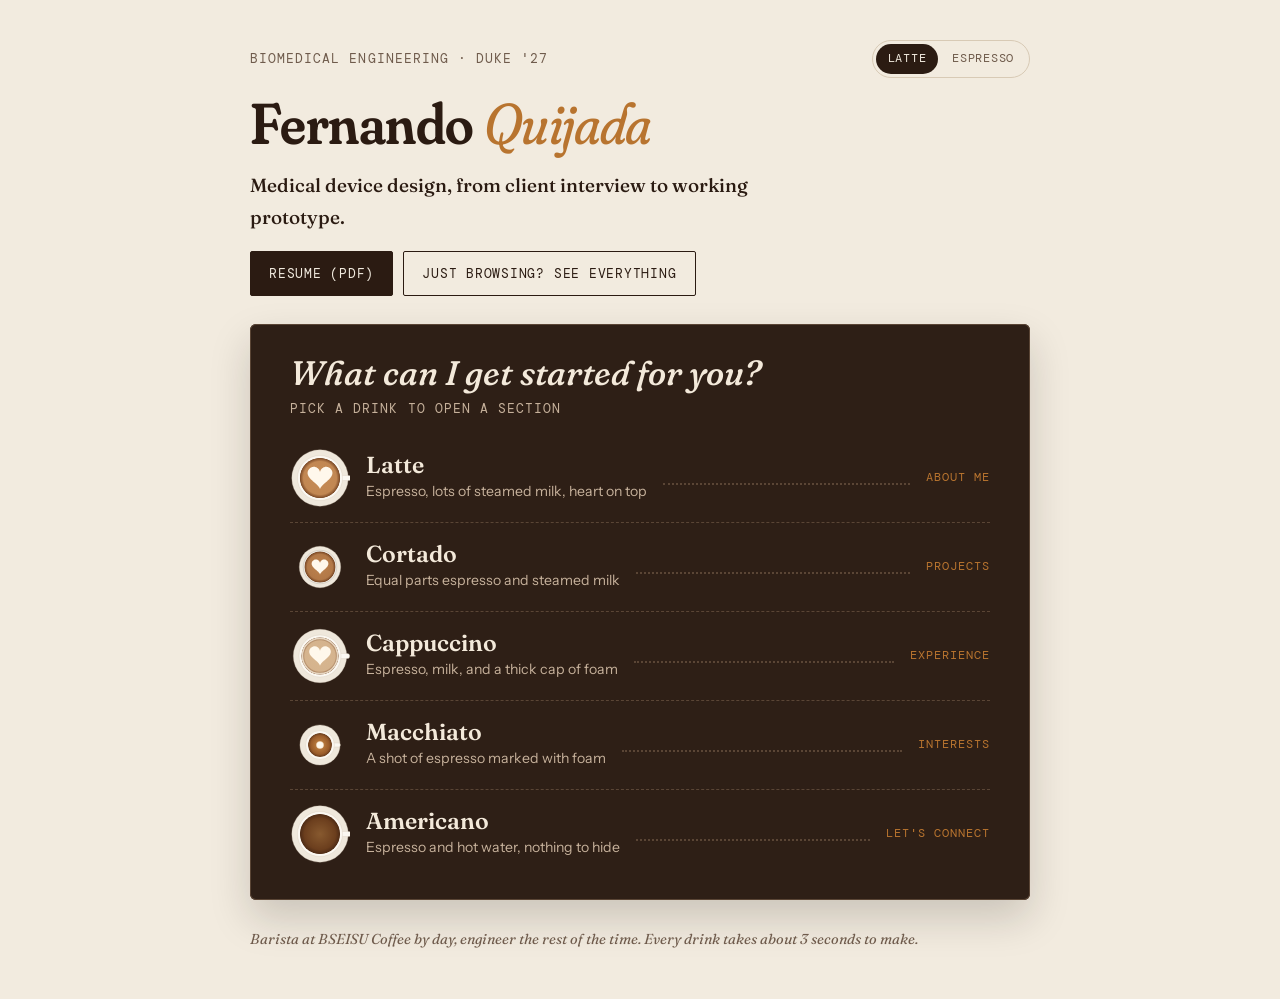
<file: index.html>
<!doctype html>
<html lang="en">
<head>
<meta charset="utf-8">
<meta name="viewport" content="width=device-width, initial-scale=1, viewport-fit=cover">
<title>Fernando Quijada</title>
<meta name="claude:viewport-fit-sides" content="cover">
<meta name="brew-style" content="side">
<meta name="description" content="Fernando Quijada, biomedical engineering student at Duke. Medical device design, prototyping, and client-driven projects.">
<meta property="og:title" content="Fernando Quijada · Biomedical Engineering Portfolio">
<meta property="og:description" content="Medical device design, prototyping, and client-driven projects from a Duke BME student and barista.">
<meta property="og:image" content="assets/img/water-tank/prototype-on-tank.jpg">
<link rel="icon" href="data:image/svg+xml,%3Csvg xmlns='http://www.w3.org/2000/svg' viewBox='0 0 32 32'%3E%3Cpath d='M5 9h22l-2 17q-.3 2-2.3 2H9.3Q7.3 28 7 26Z' fill='%233b2416'/%3E%3Cpath d='M5.6 14h20.8l-.4 4H6Z' fill='%23c9a07a'/%3E%3C/svg%3E">
<link rel="preconnect" href="https://fonts.googleapis.com">
<link rel="preconnect" href="https://fonts.gstatic.com" crossorigin>
<link rel="stylesheet" href="https://fonts.googleapis.com/css2?family=DM+Mono:wght@400;500&family=Fraunces:ital,opsz,wght,SOFT,WONK@0,9..144,400..700,0..100,0..1;1,9..144,400..700,0..100,0..1&family=Instrument+Sans:wght@400;500;600&display=swap">
<link rel="stylesheet" href="assets/css/style.css">
</head>
<body>

<!-- ================= The menu (home) ================= -->
<div class="view menu-view" id="view-menu">
  <div class="menu-wrap">
    <header class="menu-head">
      <div class="menu-topline">
        <p class="label">Biomedical engineering · Duke '27</p>
        <div class="theme-switch" role="group" aria-label="Color theme">
          <button type="button" data-set-theme="light" aria-pressed="false">Latte</button>
          <button type="button" data-set-theme="dark" aria-pressed="false">Espresso</button>
        </div>
      </div>
      <h1 class="menu-name">Fernando <span>Quijada</span></h1>
      <p class="role">Medical device design, from client interview to working prototype.</p>
      <div class="menu-quick">
        <a class="btn" href="resume/Fernando_Quijada_Resume.pdf" target="_blank" rel="noopener">Resume (PDF)</a>
        <a class="btn ghost" href="#all">Just browsing? See everything</a>
      </div>
    </header>

    <section class="board-card" aria-labelledby="order-h">
      <div class="board-card-head">
        <h2 id="order-h">What can I get started for you?</h2>
        <p class="label">Pick a drink to open a section</p>
      </div>
      <ul class="drinks">
        <li><a class="drink" href="#about" data-order="about">
          <span class="drink-icon" data-icon="about"></span>
          <span class="drink-text"><span class="drink-name">Latte</span><span class="drink-desc">Espresso, lots of steamed milk, heart on top</span></span>
          <span class="drink-dots" aria-hidden="true"></span>
          <span class="drink-section">About me</span>
        </a></li>
        <li><a class="drink" href="#projects" data-order="projects">
          <span class="drink-icon" data-icon="projects"></span>
          <span class="drink-text"><span class="drink-name">Cortado</span><span class="drink-desc">Equal parts espresso and steamed milk</span></span>
          <span class="drink-dots" aria-hidden="true"></span>
          <span class="drink-section">Projects</span>
        </a></li>
        <li><a class="drink" href="#experience" data-order="experience">
          <span class="drink-icon" data-icon="experience"></span>
          <span class="drink-text"><span class="drink-name">Cappuccino</span><span class="drink-desc">Espresso, milk, and a thick cap of foam</span></span>
          <span class="drink-dots" aria-hidden="true"></span>
          <span class="drink-section">Experience</span>
        </a></li>
        <li><a class="drink" href="#interests" data-order="interests">
          <span class="drink-icon" data-icon="interests"></span>
          <span class="drink-text"><span class="drink-name">Macchiato</span><span class="drink-desc">A shot of espresso marked with foam</span></span>
          <span class="drink-dots" aria-hidden="true"></span>
          <span class="drink-section">Interests</span>
        </a></li>
        <li><a class="drink" href="#connect" data-order="connect">
          <span class="drink-icon" data-icon="connect"></span>
          <span class="drink-text"><span class="drink-name">Americano</span><span class="drink-desc">Espresso and hot water, nothing to hide</span></span>
          <span class="drink-dots" aria-hidden="true"></span>
          <span class="drink-section">Let's connect</span>
        </a></li>
      </ul>
    </section>

    <p class="menu-foot">Barista at BSEISU Coffee by day, engineer the rest of the time. Every drink takes about 3 seconds to make.</p>
  </div>
</div>

<!-- ================= The order (sections) ================= -->
<div class="view order-view" id="view-order" hidden>
  <header class="order-bar">
    <a class="change-order" href="#menu">← Change order</a>
    <div class="theme-switch" role="group" aria-label="Color theme">
      <button type="button" data-set-theme="light" aria-pressed="false">Latte</button>
      <button type="button" data-set-theme="dark" aria-pressed="false">Espresso</button>
    </div>
  </header>

  <main class="order-main" id="order-main" tabindex="-1">
    <div class="ready">
      <p class="label" data-ready-label>Order up</p>
      <h1 data-ready-title>Your latte is ready!</h1>
      <p class="ready-sub" data-ready-sub>About me</p>
    </div>

    <section id="about" class="pane" data-pane="about" aria-labelledby="about-h">
      <div class="sec-head"><h2 id="about-h">About me</h2><span class="label">Latte</span></div>
      <div class="about-grid">
        <figure class="portrait">
          <img src="assets/img/fernando.jpg" width="720" height="862" alt="Fernando Quijada in a dark suit under the stone arches of Duke's West Campus">
        </figure>
        <div class="prose">
          <p>I'm a biomedical engineering senior at Duke, Class of 2027, earning a Certificate in Innovation &amp; Entrepreneurship. I'm an A. James Clark Scholar and a Duke BME Design Fellow.</p>
          <p>My favorite part of a project is the client check-in that turns up a requirement nobody wrote down, and then the prototype that shows whether we listened. I'm most interested in <strong>medical device design and R&amp;D</strong>, and I'm exploring <strong>product management</strong>.</p>
          <p>When I'm not in the lab, I'm usually behind the bar at BSEISU Coffee. Dialing in espresso is a small design loop: change one variable, taste, adjust. I work on hardware the same way.</p>
        </div>
      </div>
    </section>

    <section id="projects" class="pane" data-pane="projects" aria-labelledby="projects-h">
      <div class="sec-head"><h2 id="projects-h">Projects</h2><span class="label">Cortado</span></div>

      <a class="feature" href="projects/ultrasound-water-tank.html">
        <div class="ph"><img src="assets/img/water-tank/prototype-on-tank.jpg" width="577" height="433" alt="The finished acrylic water level monitor clamped to the side of a clear water tank"></div>
        <div class="body">
          <p class="label">EGR 101 · Fall 2023 · Client project, team of 4</p>
          <h3>Water level alarm for ultrasound test tanks</h3>
          <p>A Duke lab was worried about tanks flooding. We built a $56 clamp-on sensor that buzzes and pings Slack when a tank overflows or leaks.</p>
          <p class="notes-label">Tasting notes</p>
          <ul class="notes">
            <li>Client interviews</li><li>Pugh matrices</li><li>Circuit build &amp; soldering</li><li>Laser-cut acrylic</li><li>Arduino Nano ESP32</li>
          </ul>
          <span class="cta">Read the case study →</span>
        </div>
      </a>

      <a class="feature" href="projects/microscope-stage.html">
        <div class="ph"><img style="object-fit:contain;background:#333" src="assets/img/microscope-stage/cad-onshape.jpg" width="1214" height="1210" alt="3D render of the LED microscope stage assembly from Onshape"></div>
        <div class="body">
          <p class="label">Duke BME Design Fellows · Summer 2026 · Designed and built for a cancer research lab</p>
          <h3>LED microscope stage</h3>
          <p>A purely mechanical unlock, slide, and lock mechanism that switches a mouse-imaging setup between two microscope configurations in under 5 seconds.</p>
          <p class="notes-label">Tasting notes</p>
          <ul class="notes">
            <li>Onshape</li><li>3D printing</li><li>Client check-ins</li><li>Specs &amp; testing</li>
          </ul>
          <span class="cta">Read the case study →</span>
        </div>
      </a>

      <a class="feature" href="projects/lightbox.html">
        <div class="ph"><img src="assets/img/lightbox/front-led.jpg" width="1600" height="1200" alt="The 3D-printed Wall-E lightbox with a red LED lit on his chest"></div>
        <div class="body">
          <p class="label">BME 254 · Spring 2025</p>
          <h3>Lightbox: an LED control system</h3>
          <p>A Wall-E-themed 3D-printed enclosure with a custom KiCad PCB and Arduino firmware, validated with linear fits above R² = 0.998.</p>
          <p class="notes-label">Tasting notes</p>
          <ul class="notes">
            <li>Onshape</li><li>KiCad PCB</li><li>Arduino C/C++</li><li>Python data analysis</li>
          </ul>
          <span class="cta">Read the case study →</span>
        </div>
      </a>

      <a class="feature" href="projects/pacemaker.html">
        <div class="ph"><img src="assets/img/pacemaker/block-diagram.jpg" width="1600" height="1109" style="object-fit:contain;background:#000" alt="Block diagram of the pacemaker prototype"></div>
        <div class="body">
          <p class="label">BME 354 · Spring 2026 · Team of 2, I led the analog circuitry</p>
          <h3>Pacemaker prototype</h3>
          <p>Signal acquisition, R-wave detection, and a MOSFET stimulation circuit, tested on a frog heart with heart-rate error under 1%.</p>
          <p class="notes-label">Tasting notes</p>
          <ul class="notes">
            <li>Circuit design</li><li>Instrumentation amps</li><li>Oscilloscope</li><li>Verification</li>
          </ul>
          <span class="cta">Read the case study →</span>
        </div>
      </a>
    </section>

    <section id="experience" class="pane" data-pane="experience" aria-labelledby="exp-h">
      <div class="sec-head"><h2 id="exp-h">Experience</h2><span class="label">Cappuccino</span></div>
      <ol class="timeline">
        <li>
          <span class="when">Fall 2026</span>
          <div><h3>BME Senior Design <span>· Team of 5, in progress</span></h3>
          <p>Clinical needs-finding with a general surgeon and a neuro ICU nurse. Our concept automates crushing, mixing, and flushing medications to keep feeding tubes from clogging.</p></div>
        </li>
        <li>
          <span class="when">May – Jul 2026</span>
          <div><h3>Design Fellow <span>· Duke BME Design Fellows</span></h3>
          <p>Scoped two device projects with two clinical clients, then designed and built a microscope stage mechanism for a cancer research lab.</p></div>
        </li>
        <li>
          <span class="when">Jun – Jul 2026</span>
          <div><h3>Teaching Assistant <span>· ODE Summer Design Camp</span></h3>
          <p>Coached 28 students from sketch to 3D-printed prototype, taught 2D drawing and extrusion in Onshape, and kept 14 Ultimaker S3 printers running.</p></div>
        </li>
        <li>
          <span class="when">Sep 2025 – now</span>
          <div><h3>Barista <span>· BSEISU Coffee</span></h3>
          <p>Espresso, milk, and a steady line of customers.</p></div>
        </li>
        <li>
          <span class="when">May 2024 – now</span>
          <div><h3>Vice President <span>· SHPE at Duke</span></h3>
          <p>Built the chapter's sponsorship package (events with Lenovo, Deloitte, and Google) and founded mentorSHPE, which grew from 4 to 17 mentor pairs.</p></div>
        </li>
        <li>
          <span class="when">May – Jul 2024</span>
          <div><h3>Data+ Intern <span>· Duke Data+, with Oak Ridge National Laboratory</span></h3>
          <p>Co-built a synthetic training-data pipeline and trained 8 PyTorch DeepLabv3 models to remove background artifacts from neutron scattering images.</p></div>
        </li>
      </ol>

      <div class="toolkit">
        <div><h3>CAD &amp; fabrication</h3><p>Onshape, Fusion 360, 3D printing, laser cutting, printer troubleshooting</p></div>
        <div><h3>Electronics</h3><p>Circuit design, KiCad PCB design, soldering, oscilloscope, Arduino</p></div>
        <div><h3>Code &amp; data</h3><p>Python (NumPy, Pandas, SciPy, PyTorch), C/C++, Zephyr, Git</p></div>
        <div><h3>Design &amp; product</h3><p>Client and user interviews, user needs and specs, Figma, customer discovery, Jira</p></div>
      </div>

      <div class="resume-row">
        <a class="btn" href="resume/Fernando_Quijada_Resume.pdf" target="_blank" rel="noopener">Open my resume (PDF)</a>
        <a class="btn ghost" href="https://www.linkedin.com/in/fq19" target="_blank" rel="noopener">LinkedIn</a>
      </div>
    </section>

    <section id="interests" class="pane" data-pane="interests" aria-labelledby="int-h">
      <div class="sec-head"><h2 id="int-h">Interests</h2><span class="label">Macchiato</span></div>
      <p class="picks-intro">What I'm into when I'm not in the lab. We'll start with coffee, obviously.</p>
      <div class="picks">
        <article class="pick">
          <p class="label">Off the clock · Coffee</p>
          <h3>Coffee, from both sides of the counter</h3>
          <p>My favorite way to spend a free day is hopping between coffee shops around the city, tasting how each one's coffee is different and trying the pastries that go with it. A lot of my work gets done at those café tables, too.</p>
          <p>My home base is Cloche Coffee in Durham, a small shop where I am almost every weekend. My order never changes: an iced oat cortado with cinnamon on top. I order it at every new shop I try, so I can compare them fairly.</p>
          <p>Behind the bar at BSEISU Coffee, I've been teaching myself latte art, and it's going great. Hearts are my go-to, I'm practicing new shapes, and matcha counts too.</p>
          <div class="art-row">
            <figure><div class="shot"><img src="assets/img/coffee/latte-heart.jpg" width="900" height="900" loading="lazy" alt="Top view of a latte with a white milk heart, poured by Fernando"></div><figcaption>Latte heart</figcaption></figure>
            <figure><div class="shot"><img src="assets/img/coffee/latte-practice.jpg" width="900" height="900" loading="lazy" alt="Top view of a latte with a layered milk design Fernando is practicing"></div><figcaption>Practicing new shapes</figcaption></figure>
            <figure><div class="shot"><img src="assets/img/coffee/matcha-heart.jpg" width="900" height="900" loading="lazy" alt="Top view of a green matcha latte with a white milk heart"></div><figcaption>Matcha heart</figcaption></figure>
          </div>
        </article>
        <article class="pick">
          <p class="label">Off the clock · Running</p>
          <h3>Training for 26.2</h3>
          <p>Running is how I de-stress. I put my music on loud, head out, and leave everything else behind for a while. In July I ran my first half marathon at an 8:42 per mile pace, and now I'm training for my first full marathon, which I want to run by the end of the school year.</p>
          <ol class="miles" aria-label="Race milestones">
            <li class="done"><span class="mi-dist">13.1 mi</span><span class="mi-name">First half marathon</span><span class="mi-pace">8:42 / mi average pace</span><span class="mi-when">Finished July 2026</span></li>
            <li class="next"><span class="mi-dist">26.2 mi</span><span class="mi-name">First full marathon</span><span class="mi-when">In training · end of the school year</span></li>
          </ol>
        </article>
        <article class="pick">
          <p class="label">Off the clock · Baking</p>
          <h3>Fresh out of my oven</h3>
          <p>I love to bake, and most of what I make ends up as a treat for someone else. My favorite part is making a recipe mine. I tweak recipes until they feel like my own, or write my own from scratch. The caramelized bananas on top of my banana bread, for example, were my idea. A few things I've made:</p>
          <div class="art-row">
            <figure><div class="shot"><img src="assets/img/baking/cookies.jpg" width="800" height="800" loading="lazy" alt="A plate piled with chocolate chip cookies Fernando baked"></div><figcaption>Chocolate chip cookies</figcaption></figure>
            <figure><div class="shot"><img src="assets/img/baking/basque-cheesecake.jpg" width="800" height="800" loading="lazy" alt="A whole blueberry Basque cheesecake with a dark caramelized top"></div><figcaption>Blueberry Basque cheesecake</figcaption></figure>
            <figure><div class="shot"><img src="assets/img/baking/banana-bread.jpg" width="800" height="800" loading="lazy" alt="Banana bread with chocolate chunks and caramelized banana on top, in the loaf pan"></div><figcaption>Banana bread <span class="twist">My twist: caramelized banana top</span></figcaption></figure>
          </div>
        </article>
      </div>
    </section>

    <section id="connect" class="pane contact" data-pane="connect" aria-labelledby="contact-h">
      <h2 id="contact-h">Let's grab <em>a coffee.</em></h2>
      <div class="prose">
        <p>I'm looking for roles and co-ops in medical device design, R&amp;D, and product. If you're working on something for patients or clinicians, I'd love to hear about it.</p>
      </div>
      <div class="email-row">
        <span class="email" id="email">fernando.quijada@duke.edu</span>
        <button class="btn ghost" type="button" data-copy="fernando.quijada@duke.edu" data-copy-msg="#copy-msg">Copy email</button>
        <a class="btn" href="mailto:fernando.quijada@duke.edu">Write to me</a>
      </div>
      <p class="copy-msg" id="copy-msg" aria-live="polite"></p>
      <ul class="connect-links">
        <li><span class="label">LinkedIn</span><a href="https://www.linkedin.com/in/fq19" target="_blank" rel="noopener">linkedin.com/in/fq19</a></li>
        <li><span class="label">Resume</span><a href="resume/Fernando_Quijada_Resume.pdf" target="_blank" rel="noopener">Fernando_Quijada_Resume.pdf</a></li>
        <li><span class="label">Based in</span><span>Durham, NC</span></li>
      </ul>
    </section>

    <nav class="another" aria-labelledby="another-h">
      <h2 id="another-h" data-another-title>Finished your latte?</h2>
      <p class="label">Order another</p>
      <ul class="another-list" data-another></ul>
    </nav>

    <footer class="foot">
      <p>© 2026 Fernando Quijada · Durham, NC · Plain HTML, CSS, and JavaScript, hosted on GitHub Pages.</p>
    </footer>
  </main>

  <div class="sip">
    <div class="sip-meta" aria-hidden="true">
      <span class="label" data-cup-pct>100% left</span>
      <span class="status" data-cup-status>Scroll to sip</span>
    </div>
    <button class="cup-btn" type="button" data-cup aria-label="Tap for a coffee fact or a fact about Fernando"></button>
  </div>
</div>

<!-- ================= The bar (brewing overlay) ================= -->
<div class="brew" id="brew" hidden aria-live="polite">
  <p class="brew-toast" id="brew-toast">One latte, coming right up!</p>
  <ol class="brew-track" id="brew-track" aria-label="Order status">
    <li data-step="0"><span class="dot" aria-hidden="true"></span><span class="lbl">Order received</span></li>
    <li data-step="1"><span class="dot" aria-hidden="true"></span><span class="lbl">Pulling shot</span></li>
    <li data-step="2"><span class="dot" aria-hidden="true"></span><span class="lbl" data-milk-step>Steaming milk</span></li>
    <li data-step="3"><span class="dot" aria-hidden="true"></span><span class="lbl">Ready!</span></li>
  </ol>
  <div class="brew-stage" id="brew-stage"></div>
  <button class="brew-skip" type="button" id="brew-skip">Skip</button>
</div>

<script src="assets/js/main.js"></script>
</body>
</html>
</file>
<file: assets/css/style.css>
/* Fernando Quijada portfolio
   Layout: café menu. The home screen is a drink menu; each drink opens one section ("Your latte is ready!").
   A single centered reading column for sections, a glass in the corner that empties as you scroll.
   Themes: Latte (light) and Espresso (dark). */

:root {
  --paper: #f2ebdf;      /* oat milk */
  --card: #faf6ee;
  --ink: #2b1b12;        /* dark roast */
  --muted: #6f5b4c;
  --line: #d8cab5;
  --crema: #b8742f;      /* caramel accent */
  --crema-soft: #ecd9bf;
  --leaf: #2f6248;       /* coffee plant green, used for "pass" */
  --frame: #1d140f;      /* photo frames, both themes */
  --espresso: #3b2416;
  --milk: #c9a07a;
  --foam: #fbf4e8;
  --glass: rgba(43, 27, 18, .55);
  --board: #2e1f16;      /* chalkboard menu */
  --board-ink: #f3e9da;
  --board-muted: #c6b19b;
  --board-line: #5a4535;

  --f-display: "Fraunces", "Iowan Old Style", "Palatino Linotype", Georgia, serif;
  --f-body: "Instrument Sans", "Segoe UI", system-ui, -apple-system, sans-serif;
  --f-mono: "DM Mono", ui-monospace, "SFMono-Regular", Menlo, Consolas, monospace;

  --step--1: .8125rem;
  --step-0: 1rem;
  --step-1: 1.1875rem;
  --step-2: 1.5rem;
  --step-3: 2.125rem;
  --step-4: clamp(2.6rem, 5vw, 3.6rem);

  --gutter-l: max(20px, env(safe-area-inset-left, 0px));
  --gutter-r: max(20px, env(safe-area-inset-right, 0px));
  color-scheme: light;
}

@media (prefers-color-scheme: dark) {
  :root:not([data-theme="light"]) {
    --paper: #16100c; --card: #20170f; --ink: #f1e5d4; --muted: #b59f8a; --line: #3a2c22;
    --crema: #e2a862; --crema-soft: #3d2c1d; --leaf: #86c29d; --frame: #0d0907;
    --espresso: #5a3520; --milk: #c79c73; --foam: #f6ecdc; --glass: rgba(241, 229, 212, .6);
    --board: #251912; --board-ink: #f3e9da; --board-muted: #b9a28b; --board-line: #4a382b;
    color-scheme: dark;
  }
}
:root[data-theme="dark"] {
  --paper: #16100c; --card: #20170f; --ink: #f1e5d4; --muted: #b59f8a; --line: #3a2c22;
  --crema: #e2a862; --crema-soft: #3d2c1d; --leaf: #86c29d; --frame: #0d0907;
  --espresso: #5a3520; --milk: #c79c73; --foam: #f6ecdc; --glass: rgba(241, 229, 212, .6);
    --board: #251912; --board-ink: #f3e9da; --board-muted: #b9a28b; --board-line: #4a382b;
  color-scheme: dark;
}

*, *::before, *::after { box-sizing: border-box; }
[hidden] { display: none !important; }
html { scroll-behavior: smooth; -webkit-text-size-adjust: 100%; }
@media (prefers-reduced-motion: reduce) { html { scroll-behavior: auto; } }
body {
  margin: 0;
  background: var(--paper);
  color: var(--ink);
  font-family: var(--f-body);
  font-size: var(--step-0);
  line-height: 1.65;
  transition: background-color .4s ease, color .4s ease;
}
img { max-width: 100%; height: auto; display: block; }
a { color: inherit; text-decoration-color: var(--crema); text-underline-offset: .2em; text-decoration-thickness: 1.5px; }
a:hover { color: var(--crema); }
:focus-visible { outline: 2px solid var(--crema); outline-offset: 3px; border-radius: 2px; }
h1, h2, h3 { font-family: var(--f-display); font-weight: 600; line-height: 1.12; text-wrap: balance; margin: 0; font-variation-settings: "SOFT" 60, "WONK" 1; }
p { margin: 0; }
.skip { position: absolute; left: -999px; top: 8px; background: var(--ink); color: var(--paper); padding: 8px 12px; z-index: 50; }
.skip:focus { left: 8px; }

.label {
  font-family: var(--f-mono);
  font-size: var(--step--1);
  letter-spacing: .08em;
  text-transform: uppercase;
  color: var(--muted);
}

/* ---------- Cortado glass ---------- */
.cup-btn {
  border: 0; background: none; padding: 0; cursor: pointer; color: var(--ink);
  width: 104px; flex: none; -webkit-tap-highlight-color: transparent;
}
.cup-btn svg { width: 100%; height: auto; overflow: visible; display: block; }
.cup-btn:hover .glass-outline { stroke: var(--crema); }

.glass-outline { fill: none; stroke: var(--glass); stroke-width: 2.2; transition: stroke .2s; }
.layer-espresso { fill: var(--espresso); }
.layer-milk { fill: var(--milk); }
.layer-foam { fill: var(--foam); stroke: var(--milk); stroke-width: .6; }
.saucer { fill: var(--crema-soft); stroke: var(--glass); stroke-width: 1.5; }
.heart { fill: var(--milk); opacity: 0; transition: opacity .6s ease .2s; }
.full .heart { opacity: 1; }
.steam path { fill: none; stroke: var(--muted); stroke-width: 2; stroke-linecap: round; opacity: 0; }
.full .steam path, .pulling .steam path { animation: steam 2.4s ease-in-out infinite; }
.steam path:nth-child(2) { animation-delay: .5s !important; }
.steam path:nth-child(3) { animation-delay: 1s !important; }
@keyframes steam {
  0% { opacity: 0; transform: translateY(6px); }
  40% { opacity: .7; }
  100% { opacity: 0; transform: translateY(-12px); }
}
.drip { fill: var(--espresso); opacity: 0; }
.pulling .drip { animation: drip 1.4s ease-in; }
@keyframes drip {
  0% { opacity: 1; transform: scaleY(0); transform-origin: top; }
  30% { opacity: 1; transform: scaleY(1); }
  85% { opacity: 1; transform: scaleY(1) translateY(0); }
  100% { opacity: 0; transform: scaleY(.2) translateY(40px); }
}
@media (prefers-reduced-motion: reduce) {
  .full .steam path, .pulling .steam path { animation: none; opacity: .5; }
  .pulling .drip { animation: none; }
}

.ticket-pop {
  position: fixed; z-index: 40;
  right: calc(14px + env(safe-area-inset-right, 0px));
  bottom: calc(104px + env(safe-area-inset-bottom, 0px));
  width: min(300px, calc(100vw - 28px));
  background: var(--card); color: var(--ink);
  border: 1.5px dashed var(--line);
  padding: 14px 16px 16px;
  font-size: .9rem; line-height: 1.5;
  box-shadow: 0 10px 30px rgba(29, 20, 15, .2);
  transform-origin: bottom right;
  animation: pop .35s cubic-bezier(.2, 1.4, .4, 1);
}
.ticket-pop .label { display: block; margin-bottom: 6px; padding-right: 28px; color: var(--crema); }
.pop-close {
  position: absolute; top: 6px; right: 6px; width: 32px; height: 32px;
  border: 0; border-radius: 50%; background: transparent; color: var(--muted);
  font-size: 1.4rem; line-height: 1; cursor: pointer; display: grid; place-items: center;
}
.pop-close:hover { background: var(--crema-soft); color: var(--ink); }
@keyframes pop { from { transform: scale(.85) translateY(8px); opacity: 0; } to { transform: none; opacity: 1; } }
@media (prefers-reduced-motion: reduce) { .ticket-pop { animation: none; } }

/* ---------- Theme switch ---------- */
.theme-switch {
  display: inline-flex; border: 1.5px solid var(--line); border-radius: 999px; padding: 3px; gap: 2px;
  font-family: var(--f-mono); font-size: .75rem; letter-spacing: .06em; text-transform: uppercase; align-self: flex-start;
}
.theme-switch button {
  border: 0; background: none; color: var(--muted); padding: 5px 12px; border-radius: 999px; cursor: pointer; font: inherit; letter-spacing: inherit; text-transform: inherit;
}
.theme-switch button[aria-pressed="true"] { background: var(--ink); color: var(--paper); }

section { scroll-margin-top: 32px; }
.sec-head { display: flex; align-items: baseline; gap: 14px; margin-bottom: 28px; }
.sec-head h2 { font-size: var(--step-3); }
.sec-head .label { margin-left: auto; white-space: nowrap; }
.prose { display: flex; flex-direction: column; gap: 18px; max-width: 64ch; }
.prose strong { font-weight: 600; }

/* About */
.about-grid { display: grid; gap: 28px; grid-template-columns: 1fr; }
@media (min-width: 640px) { .about-grid { grid-template-columns: 200px minmax(0, 1fr); align-items: start; } }
.portrait { margin: 0; position: relative; max-width: 260px; }
.portrait img { border-radius: 120px 120px 6px 6px; aspect-ratio: 5 / 6; object-fit: cover; width: 100%; filter: saturate(.9); }
.portrait figcaption { margin-top: 8px; }

/* Projects as a menu */
.feature {
  display: grid; gap: 0; background: var(--card); border: 1.5px solid var(--line);
  text-decoration: none; color: inherit; overflow: hidden;
  transition: transform .25s ease, border-color .25s ease;
}
.feature:hover { color: inherit; border-color: var(--crema); transform: translateY(-3px); }
.feature .ph { background: var(--frame); aspect-ratio: 16 / 10; overflow: hidden; }
.feature .ph img { width: 100%; height: 100%; object-fit: cover; transition: transform .6s ease; }
.feature:hover .ph img { transform: scale(1.03); }
.feature .body { padding: 22px 22px 24px; display: flex; flex-direction: column; gap: 12px; }
.feature h3 { font-size: var(--step-2); }
.feature .cta { font-family: var(--f-mono); font-size: var(--step--1); letter-spacing: .06em; text-transform: uppercase; color: var(--crema); }
@media (prefers-reduced-motion: reduce) { .feature, .feature .ph img { transition: none; } .feature:hover { transform: none; } .feature:hover .ph img { transform: none; } }

.notes { display: flex; flex-wrap: wrap; gap: 6px; list-style: none; margin: 0; padding: 0; }
.notes li {
  font-family: var(--f-mono); font-size: .75rem; padding: 3px 9px; border-radius: 999px;
  background: var(--crema-soft); color: var(--ink);
}
.notes-label { font-family: var(--f-display); font-style: italic; color: var(--muted); font-size: .95rem; }

.menu-list { list-style: none; margin: 32px 0 0; padding: 0; display: flex; flex-direction: column; }
.menu-list > li { border-top: 1.5px dotted var(--line); padding: 22px 0; display: grid; gap: 10px; }
.menu-list > li:last-child { border-bottom: 1.5px dotted var(--line); }
.mi-top { display: flex; align-items: baseline; gap: 12px; flex-wrap: wrap; }
.mi-top h3 { font-size: var(--step-1); font-weight: 600; }
.mi-top .label { margin-left: auto; }
.brewing { display: inline-flex; align-items: center; gap: 6px; }
.brewing::before { content: ""; width: 7px; height: 7px; border-radius: 50%; background: var(--crema); animation: pulse 1.8s ease-in-out infinite; }
@keyframes pulse { 50% { opacity: .25; } }
@media (prefers-reduced-motion: reduce) { .brewing::before { animation: none; } }
.mi-meta { color: var(--muted); font-size: .9rem; }

/* Experience */
.timeline { list-style: none; margin: 0; padding: 0; display: flex; flex-direction: column; gap: 28px; }
.timeline li { display: grid; grid-template-columns: 1fr; gap: 4px; }
@media (min-width: 560px) { .timeline li { grid-template-columns: 130px minmax(0, 1fr); gap: 20px; } }
.timeline .when { font-family: var(--f-mono); font-size: .78rem; color: var(--muted); padding-top: 4px; font-variant-numeric: tabular-nums; }
.timeline h3 { font-family: var(--f-body); font-size: 1.02rem; font-weight: 600; line-height: 1.35; }
.timeline h3 span { font-weight: 400; color: var(--muted); }
.timeline p { color: var(--muted); font-size: .95rem; margin-top: 4px; max-width: 60ch; }

.toolkit { display: grid; gap: 18px; grid-template-columns: 1fr; margin-top: 40px; }
@media (min-width: 560px) { .toolkit { grid-template-columns: 1fr 1fr; } }
.toolkit h3 { font-family: var(--f-mono); font-size: var(--step--1); letter-spacing: .08em; text-transform: uppercase; font-weight: 500; color: var(--muted); margin-bottom: 6px; }
.toolkit p { font-size: .95rem; }

.resume-row { display: flex; flex-wrap: wrap; gap: 12px; margin-top: 32px; }
.btn {
  display: inline-flex; align-items: center; gap: 8px; padding: 11px 18px;
  background: var(--ink); color: var(--paper); text-decoration: none; border: 1.5px solid var(--ink);
  font-family: var(--f-mono); font-size: .8rem; letter-spacing: .06em; text-transform: uppercase; border-radius: 2px; cursor: pointer;
}
.btn:hover { background: var(--crema); border-color: var(--crema); color: var(--paper); }
.btn.ghost { background: transparent; color: var(--ink); }
.btn.ghost:hover { color: var(--paper); }

/* Contact */
.contact h2 { font-size: var(--step-4); font-variation-settings: "SOFT" 100, "WONK" 1, "opsz" 144; }
.contact h2 em { color: var(--crema); font-weight: 400; }
.contact .prose { margin-top: 18px; }
.email-row { display: flex; flex-wrap: wrap; align-items: center; gap: 12px; margin-top: 24px; }
.email { font-family: var(--f-mono); font-size: 1.05rem; user-select: all; word-break: break-all; }
.copy-msg { font-size: .85rem; color: var(--leaf); min-height: 1.2em; }

.foot { color: var(--muted); font-size: .85rem; border-top: 1.5px dotted var(--line); padding-top: 20px; }

/* =========================================================
   Case study page
   ========================================================= */
.cs-top {
  max-width: 1080px; margin: 0 auto; padding-left: var(--gutter-l); padding-right: var(--gutter-r);
  padding-block: 22px 0; display: flex; align-items: center; justify-content: space-between; gap: 16px; flex-wrap: wrap;
}
.back { font-family: var(--f-mono); font-size: var(--step--1); letter-spacing: .06em; text-transform: uppercase; text-decoration: none; color: var(--muted); }
.back:hover { color: var(--crema); }
.cs { max-width: 1080px; margin: 0 auto; padding-left: var(--gutter-l); padding-right: var(--gutter-r); padding-block: 40px 120px; }
.cs-hero { display: grid; gap: 36px; grid-template-columns: 1fr; align-items: start; }
@media (min-width: 900px) { .cs-hero { grid-template-columns: minmax(0, 1.25fr) minmax(0, 1fr); gap: 56px; } }
.cs-hero h1 { font-size: var(--step-4); font-variation-settings: "SOFT" 100, "WONK" 1, "opsz" 144; margin-top: 12px; }
.cs-hero .lede { font-size: var(--step-1); margin-top: 18px; max-width: 46ch; }

/* order ticket */
.ticket {
  background: var(--card); color: var(--ink); position: relative;
  padding: 26px 22px 28px; font-family: var(--f-mono); font-size: .82rem; line-height: 1.55;
  --notch: radial-gradient(circle at 8px 0, transparent 7px, var(--card) 7.5px);
  filter: drop-shadow(0 8px 18px rgba(29, 20, 15, .12));
}
.ticket::before, .ticket::after {
  content: ""; position: absolute; left: 0; right: 0; height: 8px;
  background: var(--notch); background-size: 16px 8px; background-repeat: repeat-x;
}
.ticket::before { top: -8px; transform: rotate(180deg); }
.ticket::after { bottom: -8px; }
.ticket .t-head { display: flex; justify-content: space-between; gap: 12px; text-transform: uppercase; letter-spacing: .08em; padding-bottom: 12px; border-bottom: 1.5px dashed var(--line); margin-bottom: 12px; }
.ticket dl { margin: 0; display: grid; grid-template-columns: auto minmax(0, 1fr); gap: 8px 14px; }
.ticket dt { text-transform: uppercase; letter-spacing: .06em; color: var(--muted); }
.ticket dd { margin: 0; }
.ticket .t-total { display: flex; justify-content: space-between; gap: 12px; border-top: 1.5px dashed var(--line); margin-top: 14px; padding-top: 12px; font-size: .95rem; font-variant-numeric: tabular-nums; }
.ticket .t-total strong { color: var(--leaf); font-weight: 500; }

.evolution { display: grid; gap: 14px; grid-template-columns: 1fr; margin-top: 56px; }
@media (min-width: 700px) { .evolution { grid-template-columns: minmax(0, 1.45fr) auto minmax(0, 1fr); align-items: center; } }
.evolution .arrow { font-family: var(--f-display); font-style: italic; color: var(--crema); text-align: center; font-size: 1.1rem; }

figure { margin: 0; }
.shot { background: var(--frame); overflow: hidden; border-radius: 3px; }
.shot img { width: 100%; height: 100%; object-fit: contain; cursor: zoom-in; }
.shot video { width: 100%; height: 100%; object-fit: cover; display: block; }
.shot.cover img { object-fit: cover; }
figcaption { font-size: .82rem; color: var(--muted); margin-top: 8px; line-height: 1.45; }
figcaption b { font-family: var(--f-mono); font-weight: 500; font-size: .74rem; letter-spacing: .06em; text-transform: uppercase; color: var(--crema); margin-right: 6px; }

.cs-section { display: grid; gap: 22px; grid-template-columns: 1fr; margin-top: 88px; }
@media (min-width: 900px) { .cs-section { grid-template-columns: 200px minmax(0, 1fr); gap: 56px; } }
.cs-section > header { display: flex; flex-direction: column; gap: 6px; }
@media (min-width: 900px) { .cs-section > header { position: sticky; top: 32px; align-self: start; } }
.cs-section h2 { font-size: var(--step-3); }
.cs-body { min-width: 0; display: flex; flex-direction: column; gap: 20px; max-width: 68ch; }
.cs-body.wide { max-width: none; }
.cs-body ul { margin: 0; padding-left: 1.2em; display: flex; flex-direction: column; gap: 10px; }
.callout { border-left: 3px solid var(--crema); padding: 4px 0 4px 18px; font-family: var(--f-display); font-size: var(--step-1); font-style: italic; }

.steps { list-style: none; margin: 0; padding: 0; counter-reset: step; display: flex; flex-direction: column; }
.steps > li { counter-increment: step; display: grid; grid-template-columns: 44px minmax(0, 1fr); gap: 14px; padding: 20px 0; border-top: 1.5px dotted var(--line); }
.steps > li::before { content: counter(step, decimal-leading-zero); font-family: var(--f-mono); color: var(--crema); font-size: .9rem; padding-top: 3px; }
.steps h3 { font-family: var(--f-body); font-size: 1.05rem; font-weight: 600; }
.steps h3 span { font-family: var(--f-mono); font-weight: 400; font-size: .75rem; color: var(--muted); margin-left: 8px; letter-spacing: .04em; }
.steps p { margin-top: 6px; }
.steps .pivot h3 { color: var(--crema); }

.gallery { display: grid; gap: 14px; grid-template-columns: repeat(2, minmax(0, 1fr)); }
.gallery .tall { grid-row: span 2; }
.gallery .shot { aspect-ratio: 4 / 3; }
.gallery .tall .shot { aspect-ratio: auto; height: 100%; }
@media (max-width: 520px) { .gallery { grid-template-columns: 1fr; } .gallery .tall { grid-row: auto; } .gallery .tall .shot { aspect-ratio: 3 / 4; height: auto; } }

.table-wrap { overflow-x: auto; border: 1.5px solid var(--line); background: var(--card); }
table { border-collapse: collapse; width: 100%; font-size: .9rem; }
th, td { text-align: left; padding: 11px 14px; border-bottom: 1px solid var(--line); vertical-align: top; }
th { font-family: var(--f-mono); font-weight: 500; font-size: .72rem; letter-spacing: .08em; text-transform: uppercase; color: var(--muted); white-space: nowrap; }
tr:last-child td { border-bottom: 0; }
td.num { font-variant-numeric: tabular-nums; font-family: var(--f-mono); white-space: nowrap; }
tr.win td { background: var(--crema-soft); }
.chip { display: inline-block; font-family: var(--f-mono); font-size: .72rem; letter-spacing: .05em; text-transform: uppercase; padding: 2px 8px; border-radius: 999px; white-space: nowrap; }
.chip.pass { color: var(--leaf); border: 1.5px solid currentColor; }
.chip.pending { color: var(--muted); border: 1.5px dashed currentColor; }

.trio { display: grid; gap: 14px; grid-template-columns: 1fr; }
@media (min-width: 640px) { .trio { grid-template-columns: repeat(3, minmax(0, 1fr)); } }
.trio .shot { aspect-ratio: 3 / 4; }

.duo { display: grid; gap: 14px; grid-template-columns: 1fr; }
@media (min-width: 640px) { .duo { grid-template-columns: minmax(0, 1.6fr) minmax(0, 1fr); align-items: start; } }

.role-split { display: grid; gap: 14px; grid-template-columns: 1fr; }
@media (min-width: 640px) { .role-split { grid-template-columns: 1fr 1fr; } }
.role-split.single { grid-template-columns: 1fr; }
.role-card { border: 1.5px solid var(--line); padding: 18px 18px 20px; background: var(--card); }
.role-card h3 { font-family: var(--f-mono); font-size: .75rem; letter-spacing: .08em; text-transform: uppercase; font-weight: 500; color: var(--crema); margin-bottom: 10px; }
.role-card.team h3 { color: var(--muted); }
.role-card ul { padding-left: 1.1em; margin: 0; display: flex; flex-direction: column; gap: 8px; font-size: .95rem; }

.lessons { display: grid; gap: 14px; grid-template-columns: 1fr; }
@media (min-width: 640px) { .lessons { grid-template-columns: 1fr 1fr; } }
.lesson { padding: 18px 0 0; border-top: 2px solid var(--ink); }
.lesson h3 { font-size: 1.15rem; margin-bottom: 8px; }
.lesson p { font-size: .95rem; color: var(--muted); }

.next-up { margin-top: 96px; padding-top: 28px; border-top: 1.5px dotted var(--line); display: flex; justify-content: space-between; gap: 16px; flex-wrap: wrap; align-items: center; }

/* lightbox */
dialog.lb { border: 0; padding: 0; background: transparent; max-width: min(1200px, 94vw); max-height: 92vh; }
dialog.lb::backdrop { background: rgba(13, 9, 7, .86); }
dialog.lb img { max-height: 84vh; width: auto; margin: 0 auto; }
dialog.lb p { color: #f1e5d4; font-size: .9rem; margin-top: 10px; text-align: center; }
dialog.lb button { position: fixed; top: calc(14px + env(safe-area-inset-top, 0px)); right: calc(14px + env(safe-area-inset-right, 0px)); background: #f1e5d4; color: #1d140f; border: 0; border-radius: 999px; padding: 8px 14px; font-family: var(--f-mono); font-size: .8rem; cursor: pointer; }

/* =========================================================
   Menu (home)
   ========================================================= */
.menu-view { min-height: 100vh; display: grid; align-items: center; }
.menu-wrap {
  width: 100%; max-width: 820px; margin: 0 auto;
  padding-left: var(--gutter-l); padding-right: var(--gutter-r); padding-block: 40px 48px;
  display: flex; flex-direction: column; gap: 28px;
}
.menu-topline { display: flex; justify-content: space-between; align-items: center; gap: 12px; flex-wrap: wrap; }
.menu-head { display: flex; flex-direction: column; gap: 14px; }
.menu-name { font-size: var(--step-4); letter-spacing: -.01em; font-variation-settings: "SOFT" 100, "WONK" 1, "opsz" 144; }
.menu-name span { font-style: italic; font-weight: 400; color: var(--crema); }
.role { font-family: var(--f-display); font-size: var(--step-1); font-weight: 500; max-width: 40ch; }
.menu-quick { display: flex; flex-wrap: wrap; gap: 10px; margin-top: 4px; }

.board-card {
  background: var(--board); color: var(--board-ink);
  padding: 30px clamp(18px, 4vw, 40px) 22px; border-radius: 6px;
  box-shadow: inset 0 0 0 1px var(--board-line), 0 18px 40px rgba(29, 20, 15, .18);
}
.board-card-head { display: flex; flex-direction: column; gap: 6px; margin-bottom: 14px; }
.board-card h2 { font-size: var(--step-3); font-weight: 500; font-style: italic; }
.board-card .label { color: var(--board-muted); }
.drinks { list-style: none; margin: 0; padding: 0; }
.drinks li + li { border-top: 1px dashed var(--board-line); }
.drink {
  display: grid; grid-template-columns: 60px minmax(0, 1fr) auto; align-items: center; gap: 16px;
  padding: 14px 10px; margin-inline: -10px; border-radius: 6px;
  color: var(--board-ink); text-decoration: none; transition: background-color .2s ease;
}
.drink:hover, .drink:focus-visible { background: rgba(243, 233, 218, .07); color: var(--board-ink); }
.drink-icon { width: 60px; height: 60px; display: block; transition: transform .4s cubic-bezier(.2, 1.4, .4, 1); }
.drink-icon svg { width: 100%; height: 100%; display: block; }
.drink:hover .drink-icon { transform: rotate(-12deg) scale(1.06); }
.drink-text { display: flex; flex-direction: column; gap: 2px; min-width: 0; }
.drink-name { font-family: var(--f-display); font-size: 1.45rem; font-weight: 600; line-height: 1.15; }
.drink-desc { font-size: .88rem; color: var(--board-muted); }
.drink-dots { display: none; }
.drink-section { font-family: var(--f-mono); font-size: .78rem; letter-spacing: .08em; text-transform: uppercase; color: var(--crema); white-space: nowrap; }
@media (min-width: 640px) {
  .drink { grid-template-columns: 60px auto minmax(24px, 1fr) auto; }
  .drink-dots { display: block; border-bottom: 2px dotted var(--board-line); transform: translateY(6px); }
}
@media (max-width: 480px) {
  .drink { grid-template-columns: 52px minmax(0, 1fr); row-gap: 2px; }
  .drink-icon { width: 52px; height: 52px; grid-row: span 2; }
  .drink-section { grid-column: 2; font-size: .72rem; }
}
@media (prefers-reduced-motion: reduce) { .drink-icon { transition: none; } .drink:hover .drink-icon { transform: none; } }
.menu-foot { color: var(--muted); font-size: .9rem; font-family: var(--f-display); font-style: italic; }

/* =========================================================
   Order (section pages)
   ========================================================= */
.order-bar {
  position: sticky; top: env(safe-area-inset-top, 0px); z-index: 20;
  display: flex; justify-content: space-between; align-items: center; gap: 12px;
  padding-left: var(--gutter-l); padding-right: var(--gutter-r); padding-block: 12px;
  background: color-mix(in srgb, var(--paper) 88%, transparent);
  backdrop-filter: blur(8px); -webkit-backdrop-filter: blur(8px);
  border-bottom: 1px solid var(--line);
}
body::before { content: ""; position: fixed; inset: 0 0 auto; height: env(safe-area-inset-top, 0px); z-index: 25; background: var(--paper); }
.change-order {
  display: inline-flex; align-items: center; gap: 6px; text-decoration: none;
  font-family: var(--f-mono); font-size: .8rem; letter-spacing: .06em; text-transform: uppercase;
  padding: 8px 14px; border: 1.5px solid var(--ink); border-radius: 999px;
}
.change-order:hover { background: var(--ink); color: var(--paper); }
.order-main {
  max-width: 780px; margin: 0 auto; outline: none;
  padding-left: var(--gutter-l); padding-right: var(--gutter-r); padding-block: 40px 140px;
  display: flex; flex-direction: column; gap: 72px;
}
.ready { display: flex; flex-direction: column; gap: 6px; padding-bottom: 8px; border-bottom: 1.5px dotted var(--line); padding-bottom: 28px; }
.ready .label { color: var(--crema); }
.ready h1 { font-size: var(--step-4); font-variation-settings: "SOFT" 100, "WONK" 1, "opsz" 144; }
.ready h1 em { color: var(--crema); font-weight: 400; }
.ready-sub { font-family: var(--f-mono); font-size: .85rem; letter-spacing: .08em; text-transform: uppercase; color: var(--muted); }
.order-view.single .pane .sec-head { display: none; }
.order-view.single .pane.contact > h2 { font-size: var(--step-3); }
.pane { scroll-margin-top: 80px; }

.picks-intro { color: var(--muted); max-width: 64ch; margin: 0 0 22px; }
.picks { display: grid; gap: 18px; }
.pick { border: 1.5px solid var(--line); background: var(--card); padding: 22px 22px 24px; display: grid; gap: 10px; }
.pick h3 { font-size: var(--step-1); }
.pick > p:not(.label) { color: var(--muted); max-width: 64ch; }
.art-row { display: grid; grid-template-columns: repeat(3, minmax(0, 1fr)); gap: 12px; margin-top: 6px; }
.art-row figure { margin: 0; }
.art-row .shot { aspect-ratio: 1; border-radius: 50%; }
.art-row .shot img { object-fit: cover; }
.art-row figcaption { font-family: var(--f-mono); font-size: .7rem; letter-spacing: .05em; text-transform: uppercase; color: var(--muted); text-align: center; margin-top: 8px; }
.miles .mi-pace { font-size: .95rem; }
.art-row .twist { display: block; margin-top: 4px; color: var(--crema); text-transform: none; letter-spacing: 0; font-size: .72rem; }
.miles { list-style: none; margin: 6px 0 0; padding: 0; display: grid; grid-template-columns: 1fr 1fr; gap: 12px; position: relative; }
.miles li { border: 1.5px solid var(--line); border-radius: 3px; padding: 14px 14px 16px; display: grid; gap: 4px; position: relative; }
.miles li.done { border-color: var(--crema); }
.miles li.next { border-style: dashed; }
.miles .mi-dist { font-family: var(--f-display); font-size: var(--step-1); font-weight: 600; color: var(--crema); }
.miles li.next .mi-dist { color: var(--ink); }
.miles .mi-name { font-weight: 600; }
.miles .mi-when { font-family: var(--f-mono); font-size: .7rem; letter-spacing: .05em; text-transform: uppercase; color: var(--muted); }
.miles li.done .mi-when::before { content: "✓ "; color: var(--crema); }
@media (max-width: 420px) { .miles { grid-template-columns: 1fr; } }
.interests { list-style: none; margin: 0; padding: 0; display: flex; flex-direction: column; }
.interests li { padding: 22px 0; border-top: 1.5px dotted var(--line); display: grid; gap: 8px; }
.interests li:last-child { border-bottom: 1.5px dotted var(--line); }
.order-view.single .interests li:first-child { border-top: 0; padding-top: 0; }
.interests h3 { font-size: var(--step-1); }
.interests p { color: var(--muted); max-width: 64ch; }

.connect-links { list-style: none; margin: 28px 0 0; padding: 0; display: grid; gap: 10px; }
.connect-links li { display: grid; grid-template-columns: 110px minmax(0, 1fr); gap: 12px; align-items: baseline; }
.connect-links a { word-break: break-word; }

.another { display: flex; flex-direction: column; gap: 8px; padding-top: 28px; border-top: 1.5px dotted var(--line); }
.another h2 { font-size: var(--step-2); }
.another-list { list-style: none; margin: 10px 0 0; padding: 0; display: grid; gap: 10px; grid-template-columns: 1fr; }
@media (min-width: 560px) { .another-list { grid-template-columns: 1fr 1fr; } }
.another-list a {
  display: flex; align-items: center; gap: 12px; padding: 10px 14px 10px 10px; text-decoration: none;
  background: var(--card); border: 1.5px solid var(--line); border-radius: 6px; transition: border-color .2s ease, transform .2s ease;
}
.another-list a:hover { border-color: var(--crema); color: inherit; transform: translateY(-2px); }
.another-list .drink-icon { width: 44px; height: 44px; flex: none; }
.another-list b { font-family: var(--f-display); font-size: 1.1rem; display: block; line-height: 1.2; }
.another-list small { font-family: var(--f-mono); font-size: .72rem; letter-spacing: .06em; text-transform: uppercase; color: var(--muted); }
@media (prefers-reduced-motion: reduce) { .another-list a:hover { transform: none; } }

/* the glass you drink as you scroll */
.sip {
  position: fixed; z-index: 30;
  right: calc(14px + env(safe-area-inset-right, 0px));
  bottom: calc(14px + env(safe-area-inset-bottom, 0px));
  display: flex; align-items: center; gap: 12px;
  background: var(--card); border: 1.5px solid var(--line); border-radius: 999px;
  padding: 8px 10px 8px 18px; box-shadow: 0 8px 24px rgba(29, 20, 15, .16);
}
.sip .cup-btn { width: 52px; }
.sip-meta { display: flex; flex-direction: column; line-height: 1.25; min-width: 0; }
.sip-meta .label { color: var(--crema); font-size: .7rem; }
.sip-meta .status { font-family: var(--f-display); font-style: italic; font-size: .9rem; max-width: 22ch; }
@media (max-width: 640px) { .sip { padding: 6px; } .sip-meta { display: none; } .sip .cup-btn { width: 44px; } }

/* =========================================================
   The bar: brewing overlay
   ========================================================= */
html.brewing, html.brewing body { overflow: hidden; }
.brew {
  position: fixed; inset: 0; z-index: 100; background: var(--paper);
  display: flex; flex-direction: column; align-items: center; justify-content: center; gap: 22px;
  padding-left: var(--gutter-l); padding-right: var(--gutter-r); padding-block: 24px;
  overflow: hidden;
}
.brew-toast {
  font-family: var(--f-display); font-style: italic; font-weight: 500; text-align: center;
  font-size: clamp(1.6rem, 4.5vw, 2.4rem); text-wrap: balance;
  animation: pop .45s cubic-bezier(.2, 1.4, .4, 1);
}
.brew-toast b { color: var(--crema); font-weight: 600; }
.brew-track {
  --fill: 0; list-style: none; margin: -8px 0 0; padding: 0; position: relative;
  display: grid; grid-template-columns: repeat(4, 1fr); width: min(460px, 100%);
  font-family: var(--f-mono); font-size: .7rem; letter-spacing: .05em; text-transform: uppercase; text-align: center;
}
.brew-track::before, .brew-track::after {
  content: ""; position: absolute; top: 5px; left: 12.5%; height: 2px; border-radius: 2px;
}
.brew-track::before { right: 12.5%; background: var(--line); }
.brew-track::after { width: calc(75% * var(--fill)); background: var(--crema); }
.brew-track li { position: relative; z-index: 1; display: flex; flex-direction: column; align-items: center; gap: 8px; color: var(--muted); transition: color .3s ease; }
.brew-track .dot { width: 12px; height: 12px; border-radius: 50%; background: var(--paper); border: 2px solid var(--line); transition: background .3s ease, border-color .3s ease, transform .3s ease; }
.brew-track li.done .dot, .brew-track li.now .dot { border-color: var(--crema); }
.brew-track li.done .dot { background: var(--crema); }
.brew-track li.now { color: var(--ink); }
.brew-track li.now .dot { transform: scale(1.25); }
.brew-track li.done { color: var(--ink); }
.brew-track li[data-step="3"].now { color: var(--crema); }
.brew-track li[data-step="3"].now .dot { background: var(--crema); }
@media (max-width: 420px) { .brew-track { font-size: .6rem; letter-spacing: .02em; } }
.brew-stage { width: min(440px, 82vw, 58vh); aspect-ratio: 1; will-change: transform; }
.brew-stage svg { width: 100%; height: 100%; display: block; overflow: visible; }
.brew-skip {
  border: 0; background: none; color: var(--muted); cursor: pointer; padding: 10px;
  font-family: var(--f-mono); font-size: .78rem; letter-spacing: .06em; text-transform: uppercase;
  text-decoration: underline; text-underline-offset: .25em; text-decoration-color: var(--line);
}
.brew-skip:hover { color: var(--ink); }
@media (prefers-reduced-motion: reduce) { .brew-toast { animation: none; } }

/* small screens: case study page reuses .sip */

/* switching sections from inside one: no brewing, just a quick fade */
.order-view.swap { animation: swap-in .28s ease-out; }
@keyframes swap-in { from { opacity: 0; } to { opacity: 1; } }
@media (prefers-reduced-motion: reduce) { .order-view.swap { animation: none; } }
</file>
